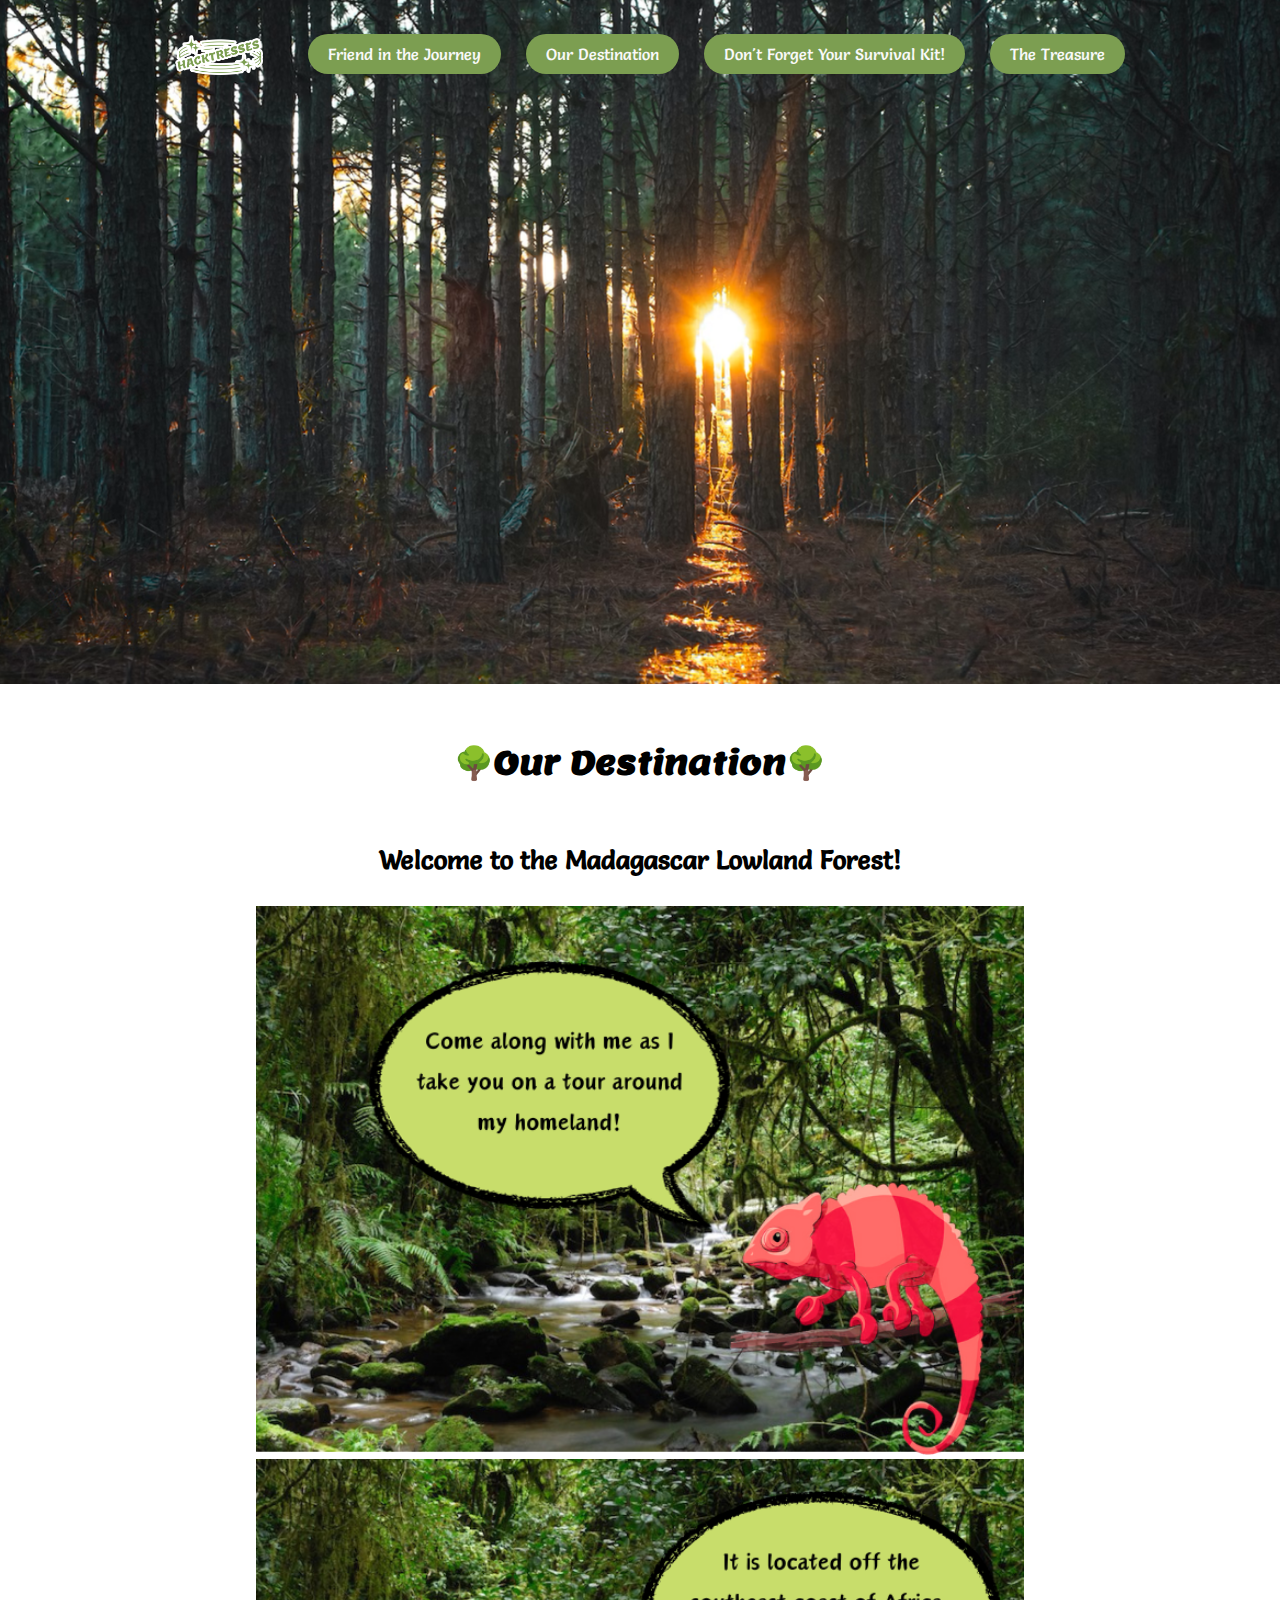
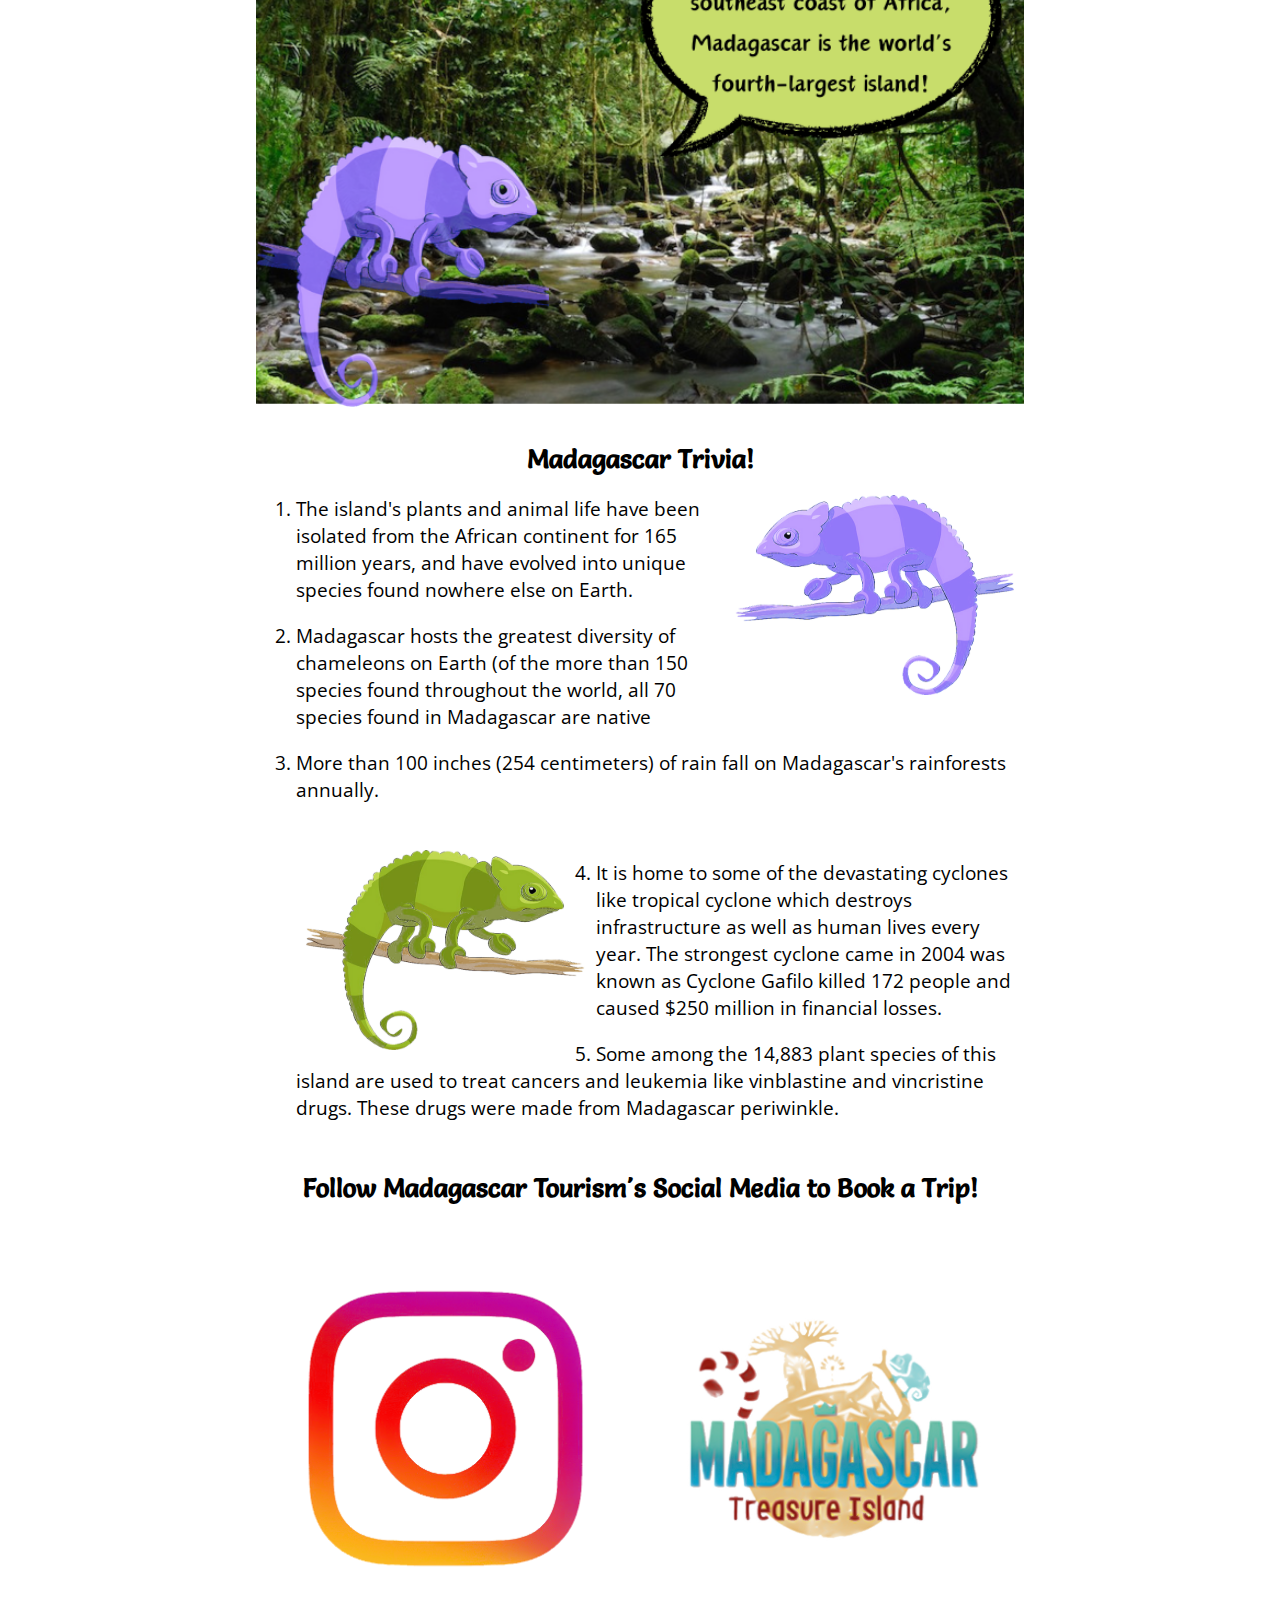
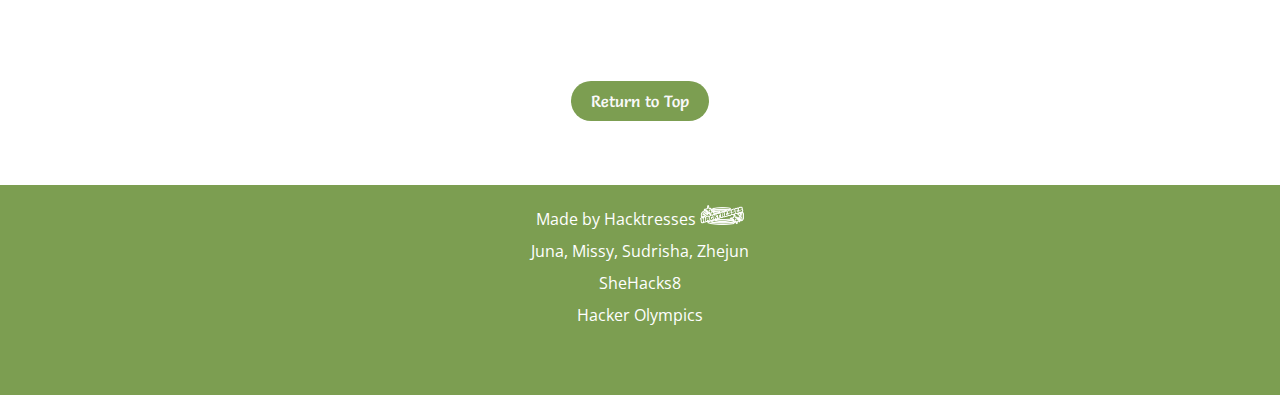
<file: 3jungle.html>
<!DOCTYPE html>
<html lang="en">

<head>
  <meta charset="utf-8">
  <meta name="viewport" content="width=device-width">
  <title>Zone 2|Hacktresses</title>
  <link rel="icon" type="image/x-icon" href="img/favicon.ico">
  <link href="style.css" rel="stylesheet" type="text/css" />
  <link rel="preconnect" href="https://fonts.googleapis.com">
  <link rel="preconnect" href="https://fonts.gstatic.com" crossorigin>
  <link href="https://fonts.googleapis.com/css2?family=Lemon&family=Open+Sans&family=Salsa&display=swap"
    rel="stylesheet">
</head>

<body>

  <div class="featuredjungle">
    <nav id="indexnav">
      <ul>
        <li><a href="index.html" class="logolink"><img src="img/logo.png" class="navlogo"></a></li>
        <li><a href="2animal.html">Friend in the Journey</a></li>
        <li><a href="3jungle.html">Our Destination</a></li>
        <li><a href="4items.html">Don't Forget Your Survival Kit!</a></li>
        <li><a href="5treasure.html">The Treasure</a></li>
      </ul>
    </nav>
  </div>

  <div class="grid">
    <div class="cell col1">
      <br><br>
      <h1>🌳Our Destination🌳</h1>
      <br>
      <h2>Welcome to the Madagascar Lowland Forest! </h2>
    </div>

    <div class="cell col1">
      <image class="rsp" src="img/pinkCamTalk.png"></image>
      <br>
      <image class="rsp" src="img/blueCamTalk.png"></image>
    </div>

    <div class="cell col1">
      <h2>Madagascar Trivia!</h2>
      <div class="noindent">
        <ol>
          <image class="chameleonR" src="img/chameleons/4.png" width=300px height=200px></image>
          <li>
            <p>The island's plants and animal life have been isolated from the African continent for 165 million
              years, and have evolved into unique species found nowhere else on Earth.</p>
          </li>
          <li>
            <p>Madagascar hosts the greatest
              diversity of chameleons on Earth (of the more than
              150 species found throughout the world, all 70
              species found in Madagascar are native</p>
          </li>
          <li>
            <p>More than 100 inches (254 centimeters) of rain fall on Madagascar's rainforests annually.</p>
          </li>
          <br>
          <image class="chameleonL" src="img/chameleons/1.png" width=300px height=200px></image>
          <li>
            <p>It is home to some of the devastating cyclones like tropical cyclone which destroys infrastructure as
              well as human lives every year. The strongest cyclone came in 2004 was known as Cyclone Gafilo killed 172
              people and caused $250 million in financial losses.</p>
          </li>
          <li>
            <p>Some among the 14,883 plant species of this island are used to treat cancers and leukemia like
              vinblastine and vincristine drugs. These drugs were made from Madagascar periwinkle.</p>
          </li>
        </ol>
      </div>
    </div>

    <div class="cell col1">
      <h2> Follow Madagascar Tourism's Social Media to Book a Trip!</h2>
    </div>

    <div class="cell col2 md2">
      <a href=" https://www.instagram.com/my_madagascar/
" class="logolink"><img src="img/iconig.png" class="rsp"></a>
    </div>

    <div class="cell col2 md2">
      <a href="https://madagascar-tourisme.com/en/
      " class="logolink"><img src="img/icontr.png" class="rsp"></a>
    </div>

    <br><br><br>

    <div class="cell col1 ctr">
      <nav id="return">
        <ul>
          <li><a href=#indexnav>Return to Top</a></li>
        </ul>
      </nav>
    </div>

  </div>

  <br><br><br>

  <footer>
    <p class="noindent" id="footer">
      Made by Hacktresses
      <img src="img/logo.png" class="ftlogo">
    </p>
    <p class="noindent" id="footer">
      Juna, Missy, Sudrisha, Zhejun
    </p>
    <p class="noindent" id="footer">
      SheHacks8
    </p>
    <p class="noindent" id="footer">
      Hacker Olympics
    </p>
  </footer>
</body>
</file>
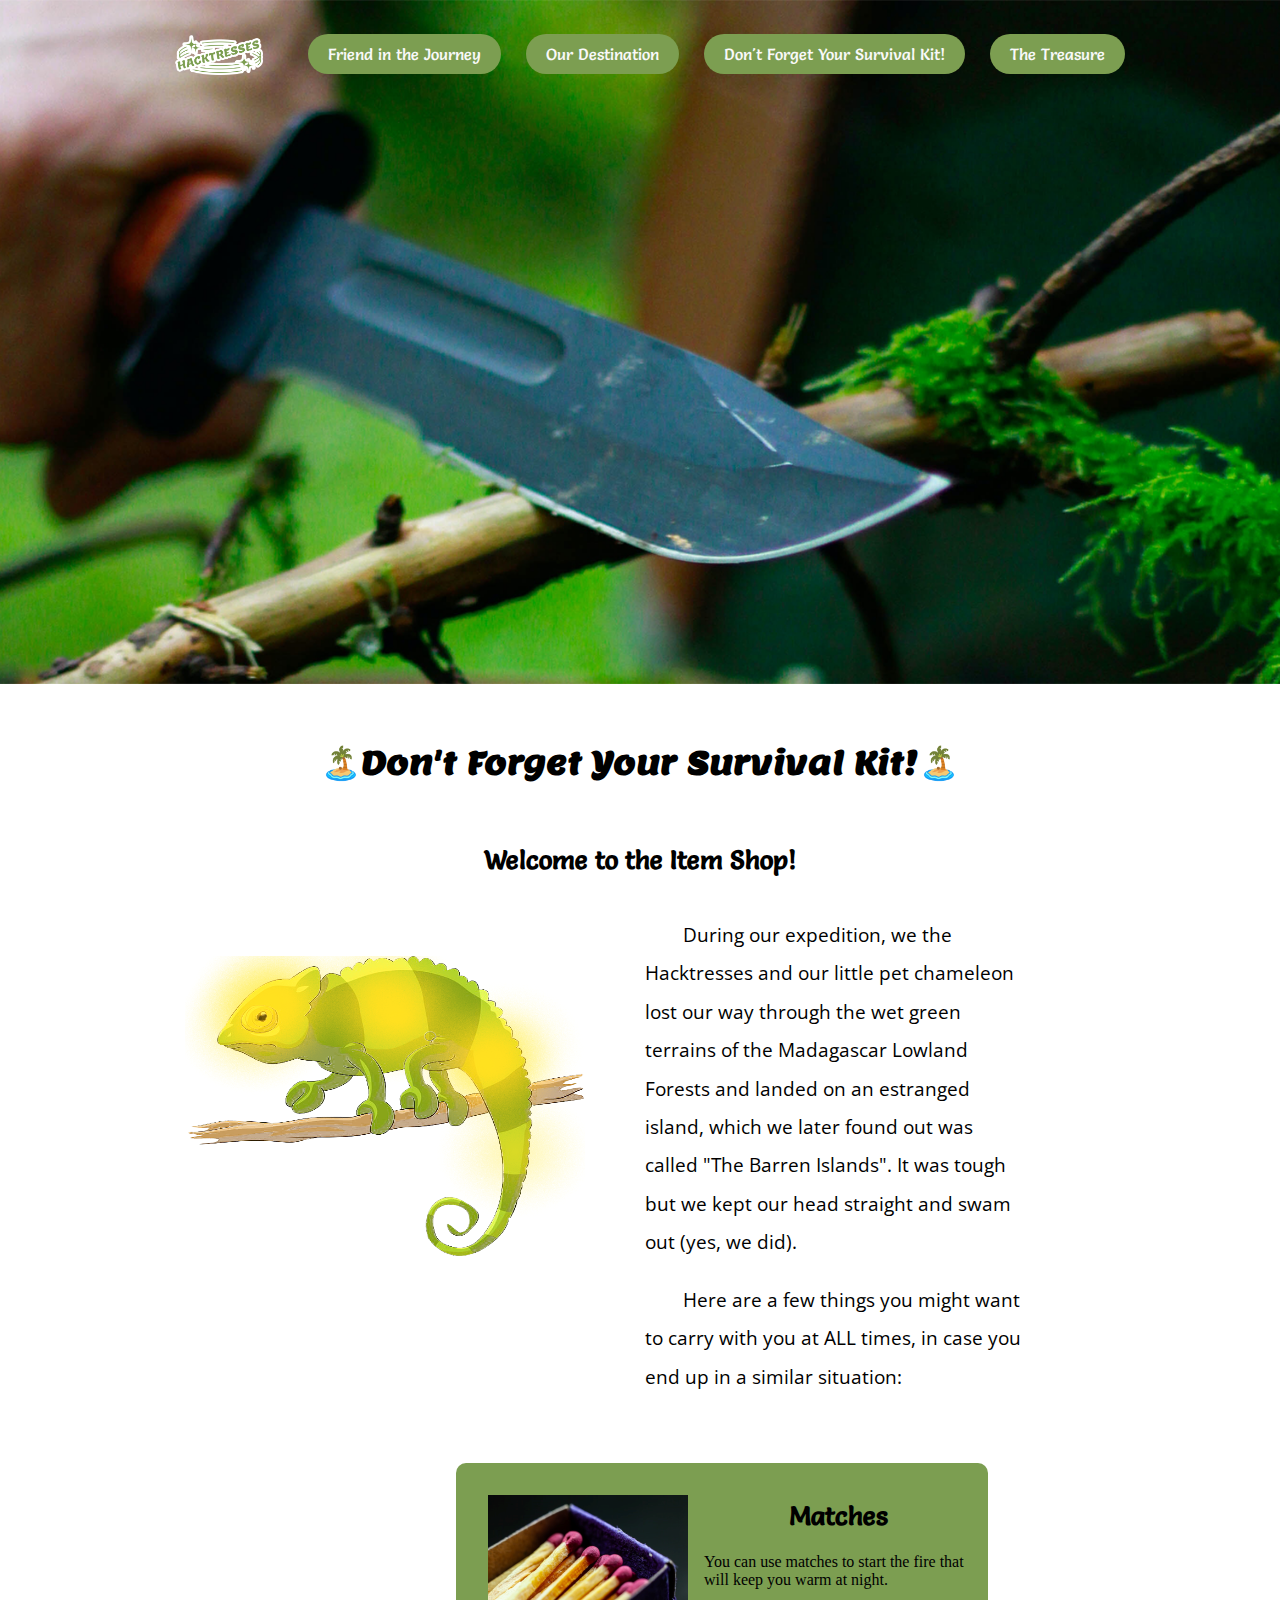
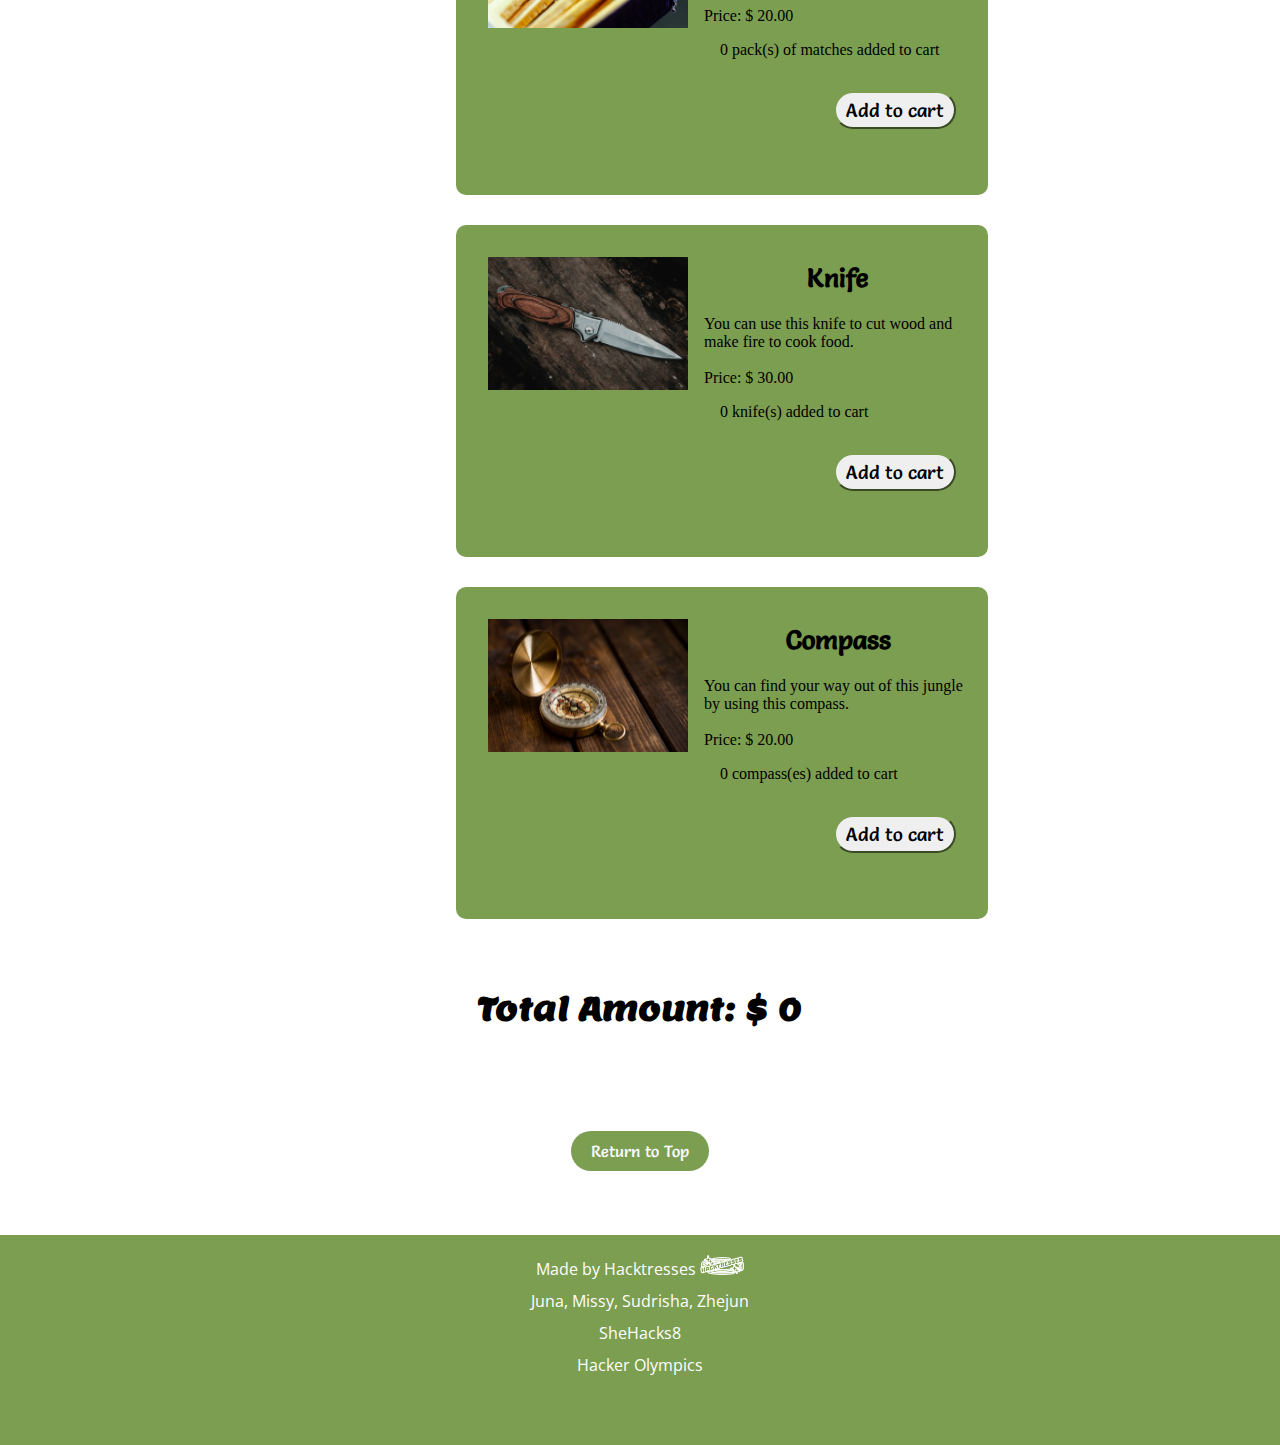
<file: 4items.html>
<!DOCTYPE html>
<html>

<head>
  <meta charset="utf-8">
  <meta name="viewport" content="width=device-width">
  <title>Zone 3|Hacktresses</title>
  <link rel="icon" type="image/x-icon" href="img/favicon.ico">
  <link href="style.css" rel="stylesheet" type="text/css" />
  <link rel="preconnect" href="https://fonts.googleapis.com">
  <link rel="preconnect" href="https://fonts.gstatic.com" crossorigin>
  <link href="https://fonts.googleapis.com/css2?family=Lemon&family=Open+Sans&family=Salsa&display=swap"
    rel="stylesheet">
</head>

<body>
  <div class="featureditem">
    <nav id="indexnav">
      <ul>
        <li><a href="index.html" class="logolink"><img src="img/logo.png" class="navlogo"></a></li>
        <li><a href="2animal.html">Friend in the Journey</a></li>
        <li><a href="3jungle.html">Our Destination</a></li>
        <li><a href="4items.html">Don't Forget Your Survival Kit!</a></li>
        <li><a href="5treasure.html">The Treasure</a></li>
      </ul>
    </nav>
  </div>

  <div class="grid">
    <div class="cell col1">
      <br><br>
      <h1>🏝️Don't Forget Your Survival Kit!🏝️</h1>
      <br>
      <h2>Welcome to the Item Shop!</h2>
    </div>

    <div class="cell col2 md2">
      <image class="camItem" src="img/yellow chameleon.png" width="400" height="300"></image>
    </div>

    <div class="cell col2 md2 indent">
      <p>During our expedition, we the Hacktresses and our little pet chameleon lost our way through the wet green
        terrains of the Madagascar Lowland Forests and landed on an estranged island, which we later found out was
        called "The Barren Islands". It was tough but we kept our head straight and swam out (yes, we did). </p>
      <p>Here are a
        few things you might want to carry with you at ALL times, in case you end up in a similar situation:</p>
    </div>

    <br>

    <div class="cell col1">
      <a class="card">
        <img class="itemImg" src="img/matches.png">
        <h2>Matches</h2>
        <p>
          You can use matches to start the fire that will keep you warm at night.
          <br>
          <br>
          Price: $ 20.00
        </p>
        <p class="cardindent"><span id="display">0</span> pack(s) of matches added to cart
        </p>
        <button class="itemButton" id="cartbtn1">Add to cart</button>
      </a>
    </div>

    <div class="cell col1">
      <a class="card">
        <img class="itemImg" src="img/knife.png">
        <h2>Knife</h2>
        <p>You can use this knife to cut wood and make fire to cook food.
          <br>
          <br> Price: $ 30.00
        </p>
        <p class="cardindent"><span id="display2">0</span> knife(s) added to cart
        </p>
        <button class="itemButton" id="cartbtn2">Add to cart</button>
      </a>
    </div>

    <div class="cell col1">
      <a class="card">
        <img class="itemImg" src="img/compass.png" />
        <h2>Compass</h2>
        <p>You can find your way out of this jungle by using this compass.
          <br>
          <br>
          Price: $ 20.00
        </p>
        <p class="cardindent"><span id="display3">0</span> compass(es) added to cart
        </p>
        <button class="itemButton" id="cartbtn3">Add to cart</button>
      </a>

      <br><br><br>

      <div class="cell col1">
        <h1 class="totalMoney">
          Total Amount: $ <span id="total">0</span>
        </h1>
      </div>

    </div>

    <br><br><br>

    <div class="cell col1 ctr">
      <nav id="return">
        <ul>
          <li><a href=#indexnav>Return to Top</a></li>
        </ul>
      </nav>
    </div>

  </div>

  <br><br><br>

  <footer>
    <p class="noindent" id="footer">
      Made by Hacktresses
      <img src="img/logo.png" class="ftlogo">
    </p>
    <p class="noindent" id="footer">
      Juna, Missy, Sudrisha, Zhejun
    </p>
    <p class="noindent" id="footer">
      SheHacks8
    </p>
    <p class="noindent" id="footer">
      Hacker Olympics
    </p>
  </footer>

  <script src="4items.js"></script>
</body>

</html>
</file>
<file: style.css>
html,
body {
  height: 100%;
  margin: 0;
  align-items: center;
}

.rsp {
  width: 100%;
}

/* css for index navigation */
.featuredindex {
  height: 75vh;
  background: url(img/home01.png) center center no-repeat;
  background-size: cover;
  text-align: center;
}

#indexnav {
  text-align: center;
  z-index: 10;
}

nav ul {
  list-style-type: none;
  padding: 0;
  margin: 0;
  font-family: 'Salsa', cursive;
}

nav li {
  list-style-type: none;
  display: inline;
  text-align: center;
  font-family: 'Salsa', cursive;
}

.navlogo {
  max-height: 40px;
}

.logolink {
  background: transparent !important;
  transform: translate(0, 15px);
}

.chameleonLogo {
  float: right;
  border-width: solid 3px;
  border-color: #000000;
}

a {
  text-decoration: none;
  padding: 10px 20px;
  color: #f9f9f9;
  background: #7c9e51;
  display: inline-block;
  margin: 10px 10px 10px 10px;
  border-radius: 50px;
}

a:hover {
  color: #7c9e51;
  background: #f9f9f9;
}

.ctr {
  text-align: center;
}

/* css for text */
h1 {
  font-family: 'Lemon', serif;
  text-align: center;
  font-size: 2em;
}

h2 {
  font-family: 'Salsa', cursive;
  text-align: center;
  font-size: 1.6em;
}

p {
  margin-top: 0.5em;
}

.indent {
  text-indent: 2em;
  hyphens: manual;
  font-family: 'Open Sans', sans-serif;
  font-size: 1.2em;
  color: #000000;
  line-height: 2em;
}

.noindent {
  hyphens: manual;
  font-family: 'Open Sans', sans-serif;
  font-size: 1.2em;
  color: #000000;
}

/* css for footer */
footer {
  padding-top: 10px;
  height: 200px;
  background: #7c9e51;
  text-align: center;
}

#footer {
  margin: 10px;
  color: #ffffff;
  font-size: 1.0em;
}

.ftlogo {
  max-height: 20px;
}

/* css for 1st page */
.map {
  margin-left: 100px;
  margin-right: 100px;
}


/* css for 2nd page */
.featuredanimal {
  background-size: cover;
  text-align: center;
}

/* css for video banner */
.section {
  position: relative;
  width: 100%;
  height: 65vh;
  display: flex;
  align-items: center;
  justify-content: center;
  overflow: hidden;
  z-index: -1;
}

.video-container {
  position: absolute;
  top: 0;
  left: 0;
  width: 100%;
}

/* css for accordion */
button {
  font-family: 'Salsa', cursive;
  text-align: center;
  font-size: 1.2em;
}

.panel {
  padding: 0 18px;
  display: none;
  background-color: white;
  overflow: hidden;
  border-radius: 10 px;
}

.active,
.accordion:hover {
  background-color: #ccc;
}

.accordion {
  background-color: #eee;
  color: #7c9e51;
  cursor: pointer;
  padding: 30px;
  width: 100%;
  border: none;
  text-align: left;
  outline: none;
  transition: 0.4s;
}

.accordion:after {
  content: '\02795';
  /* Unicode character for "plus" sign (+) */
  color: #777;
  float: right;
  margin-left: 1vh;
}

.active:after {
  content: "\2796";
  /* Unicode character for "minus" sign (-) */
}

/* css for slideshow */
.mySlides {
  display: none
}

/* Slideshow container */
.slideshow-container {
  max-width: 1000px;
  position: relative;
  margin: auto;
}

/* Next & previous buttons */
.prev,
.next {
  cursor: pointer;
  position: absolute;
  top: 50%;
  width: auto;
  padding: 16px;
  margin-top: -22px;
  color: white;
  font-weight: bold;
  font-size: 18px;
  transition: 0.6s ease;
  border-radius: 0 3px 3px 0;
  user-select: none;
}

/* Position the "next button" to the right */
.next {
  right: 0;
  border-radius: 3px 0 0 3px;
}

/* On hover, add a black background color with a little bit see-through */
.prev:hover,
.next:hover {
  background-color: rgba(0, 0, 0, 0.8);
}

/* Caption text */
.text {
  color: #f2f2f2;
  font-size: 15px;
  padding: 8px 12px;
  position: absolute;
  bottom: 8px;
  width: 100%;
  text-align: center;
}

/* Number text (1/3 etc) */
.numbertext {
  color: #f2f2f2;
  font-size: 12px;
  padding: 8px 12px;
  position: absolute;
  top: 0;
}

/* The dots/bullets/indicators */
.dot {
  cursor: pointer;
  height: 15px;
  width: 15px;
  margin: 0 2px;
  background-color: #bbb;
  border-radius: 50%;
  display: inline-block;
  transition: background-color 0.6s ease;
}

.active,
.dot:hover {
  background-color: #717171;
}

/* Fading animation */
.fade {
  animation-name: fade;
  animation-duration: 1.5s;
}

@keyframes fade {
  from {
    opacity: .4
  }

  to {
    opacity: 1
  }
}



/* css for 3rd page */
.featuredjungle {
  height: 76vh;
  background: url(img/jungle01.png) center center no-repeat;
  background-size: cover;
  text-align: center;
}

.chameleonL {
  float: left;
}

.chameleonR {
  float: right;
}


/* css for 4th page */

.featureditem {
  height: 76vh;
  background: url(img/item01.png) center center no-repeat;
  background-size: cover;
  text-align: center;
}

.itemImg {
  float: left;
  padding: 1em;
}

.itemButton {
  margin: 1rem;
  float: right;
  border-radius: 50px;
  border-color: #7c9e51;
  padding: 5px 10px;
}

.card {
  margin-left: 200px;
  margin-right: 200px;
  padding: 1em;
  text-align: left;
  color: inherit;
  text-decoration: none;
  border-radius: 10px;
  border-color: #7c9e51;
  transition: color 0.15s ease, border-color 0.15s ease;
  width: 500px;
  height: 300px;
}

.card:hover,
.card:focus,
.card:active {
  color: #7c9e51;
  border-color: #7c9e51;
}

.cardindent {
  text-indent: 1em;
}

.camItem {
  float: right;
  margin: 50px;
}

/* css for 5th page */
.featuredtreasure {
  height: 77vh;
  background: url(img/treasure01.png) center center no-repeat;
  background-size: cover;
  text-align: center;
}

.gifbg {
  height: 20vh;
  background: url(img/confetti1.gif) center center no-repeat;
  background-size: cover;
  z-index: 10;
  position: relative;
}

.treasurebox {
  max-height: 200px;
  float: right;
  margin-left: 20px;
}

.intro {
  display: block;
  margin: auto 30px;
}

.grid {
  display: grid;
  grid-template-columns: repeat(12, 1fr);
  grid-gap: 10px;
  margin: 0 20%;
}

.cell {
  min-height: 60px;
}

/* default - small devices */

[class*="col"] {
  grid-column-end: span 12;
}

/* below 600px typically tablet*/

@media only screen and (max-width: 600px) {
  .sm1 {
    grid-column-end: span 12;
  }

  .sm2 {
    grid-column-end: span 6;
  }

  .sm3 {
    grid-column-end: span 4;
  }

  .sm4 {
    grid-column-end: span 3;
  }

  .sm6 {
    grid-column-end: span 2;
  }

  .sm12 {
    grid-column-end: span 1;
  }
}

/* above 601px typically tablet*/

@media only screen and (min-width: 601px) {
  .md1 {
    grid-column-end: span 12;
  }

  .md2 {
    grid-column-end: span 6;
  }

  .md3 {
    grid-column-end: span 4;
  }

  .md4 {
    grid-column-end: span 3;
  }

  .md6 {
    grid-column-end: span 2;
  }

  .md12 {
    grid-column-end: span 1;
  }
}

/* above 1025px typically desktop*/

@media only screen and (min-width: 1025px) {
  .col1 {
    grid-column-end: span 12;
  }

  .col2 {
    grid-column-end: span 6;
  }

  .col3 {
    grid-column-end: span 4;
  }

  .col4 {
    grid-column-end: span 3;
  }

  .col6 {
    grid-column-end: span 2;
  }

  .col12 {
    grid-column-end: span 1;
  }
}
</file>
